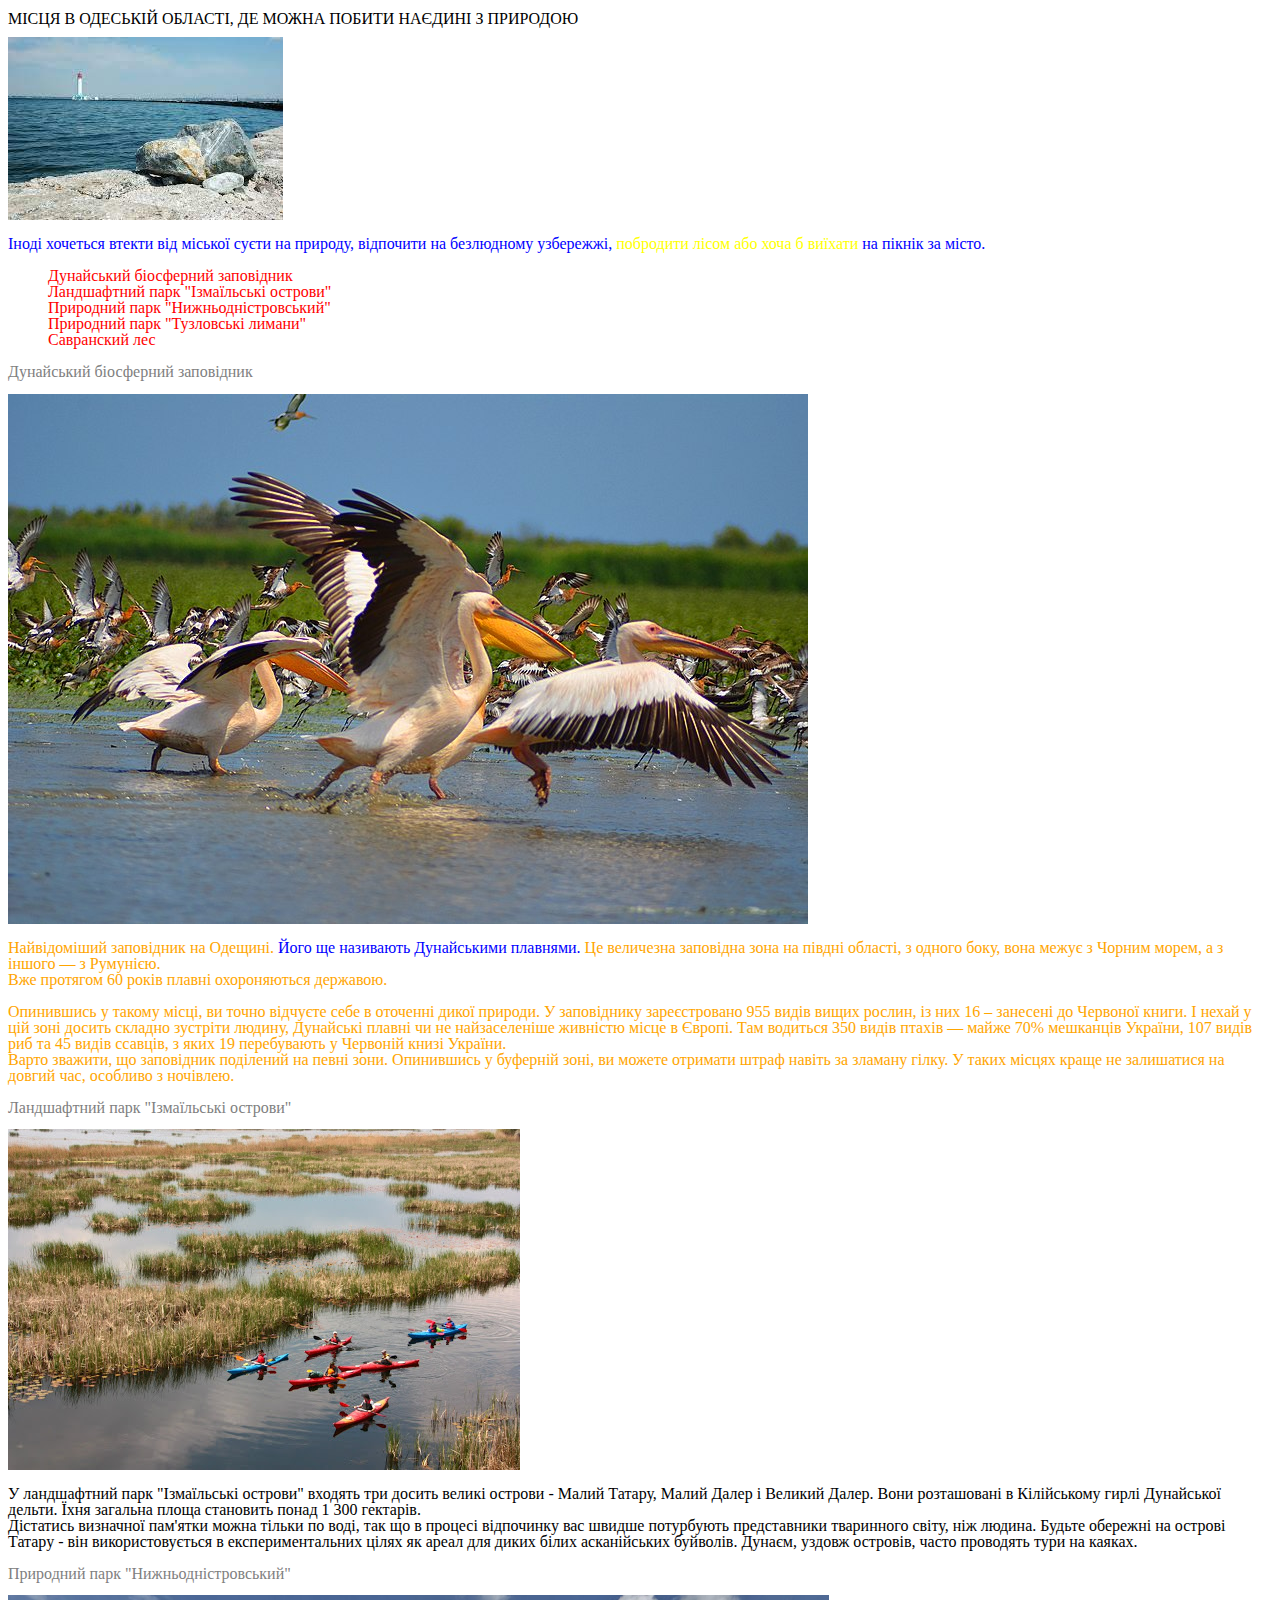
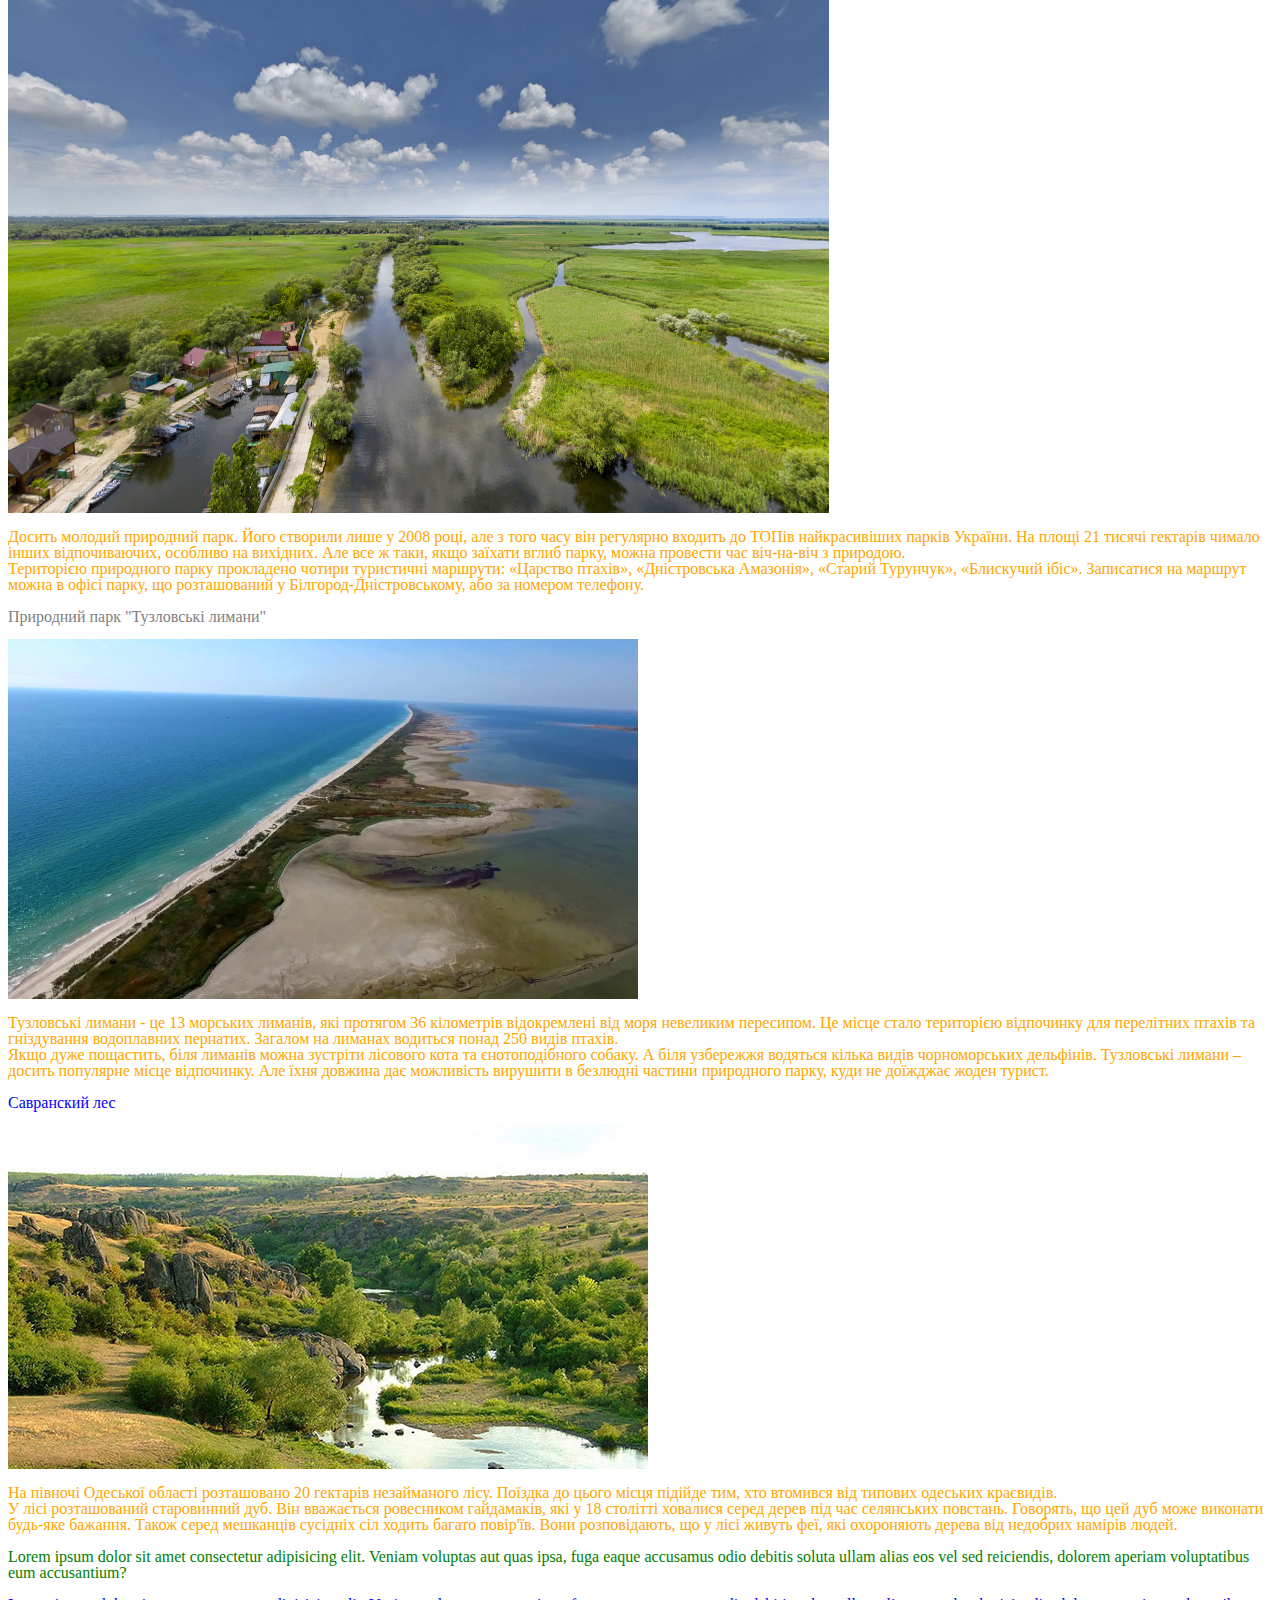
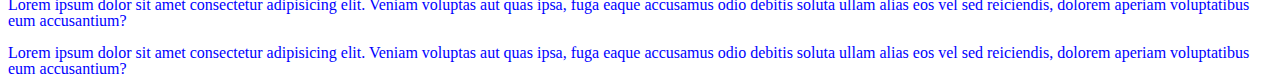
<file: lesson_3/index.html>
<!DOCTYPE html>
<html lang="uk">
	<head>
		<meta charset="UTF-8">
		<meta name="viewport" content="width=device-width, initial-scale=1.0">
		<link rel="stylesheet" href="css/style.css">
		<title>lesson 3</title>
	</head>
	<body>
		<div class="content">
			<header>
				<div class="lesson">
					<h1 class="title">
						МІСЦЯ В ОДЕСЬКІЙ ОБЛАСТІ, ДЕ МОЖНА ПОБИТИ НАЄДИНІ З ПРИРОДОЮ
					</h1>
					<img src="img/1.jfif" alt>
					<p>
						Іноді хочеться втекти від міської суєти на природу, відпочити на
						безлюдному узбережжі, <span id="some-id">побродити лісом або хоча б виїхати</span> на пікнік за
						місто.
					</p>
					<div class="list">
						<ul class="list__item">
							<li class="item">
								<a href="#dbz">Дунайський біосферний заповідник</a>
							</li>
							<li class="item">
								<a href="#lpio">Ландшафтний парк "Ізмаїльські острови"</a>
							</li>
							<li class="item">
								<a href="#ppn">Природний парк "Нижньодністровський"</a>
							</li>
							<li class="item">
								<a href="#pptl">Природний парк "Тузловські лимани"</a>
							</li>
							<li class="item">
								<a href="#sl">Савранский лес</a>
							</li>
						</ul>
					</div>
				</div>
			</header>
			<main>
				<div class="block">
					<h2 id="dbz" class="sub-title">
						<a class="main__link" target="_blank"
							href="https://www.dbr.org.ua/search/label/home_ua">Дунайський біосферний
							заповідник</a>
					</h2>
					<img src="img/2.jpg" alt>
					<p class="block__text text">
						Найвідоміший заповідник на Одещині.<span class="text">
							 Його ще називають Дунайськими
							плавнями.
						</span> Це величезна заповідна зона на півдні області, з одного боку,
						вона межує з Чорним морем, а з іншого — з Румунією. <br><span class="orange-text">
							 Вже протягом 60
							років плавні охороняються державою.
						</span>
					</p>
					<p class="block__text-red">
						Опинившись у такому місці, ви точно відчуєте себе в оточенні дикої
						природи. У заповіднику зареєстровано 955 видів вищих рослин, із них 16 –
						занесені до Червоної книги. I нехай у цій зоні досить складно зустріти
						людину, Дунайські плавні чи не найзаселеніше живністю місце в Європі. Там
						водиться 350 видів птахів — майже 70% мешканців України, 107 видів риб та
						45 видів ссавців, з яких 19 перебувають у Червоній книзі України. <br>
						Варто зважити, що заповідник поділений на певні зони. Опинившись у
						буферній зоні, ви можете отримати штраф навіть за зламану гілку. У таких
						місцях краще не залишатися на довгий час, особливо з ночівлею.
					</p>
					<h2 id="lpio" class="sub-title">
						<a class="main__link" target="_blank" href="contact.html">Ландшафтний парк
							"Ізмаїльські острови"</a>
					</h2>
					<img src="img/3.jpg" alt>
					<p class="sub-title-text text">
						У ландшафтний парк "Ізмаїльські острови" входять три досить великі острови
						- Малий Татару, Малий Далер i Великий Далер. Вони розташовані в
						Кілійському гирлі Дунайської дельти. Їхня загальна площа становить понад 1
						300 гектарів. <br> Дістатись визначної пам'ятки можна тільки по воді, так
						що в процесі відпочинку вас швидше потурбують представники тваринного
						світу, ніж людина. Будьте обережні на острові Татару - він
						використовується в експериментальних цілях як ареал для диких білих
						асканійських буйволів. Дунаєм, уздовж островів, часто проводять тури на
						каяках.
					</p>
					<h2 id="ppn" class="sub-title">
						<a class="main__link" target="_blank" href="https://peopletomorrow.com.ua/">Природний парк
							"Нижньодністровський"</a>
					</h2>
					<img src="img/4.png" alt class="main__picture">
					<p class="text">
						Досить молодий природний парк. Його створили лише у 2008 році, але з того
						часу він регулярно входить до ТОПів найкрасивіших парків України. На площі
						21 тисячі гектарів чимало інших відпочиваючих, особливо на вихідних. Але
						все ж таки, якщо заїхати вглиб парку, можна провести час віч-на-віч з
						природою. <br> Територією природного парку прокладено чотири туристичні
						маршрути: «Царство птахів», «Дністровська Амазонія», «Старий Турунчук»,
						«Блискучий ібіс». Записатися на маршрут можна в офісі парку, що
						розташований у Білгород-Дністровському, або за номером телефону.
					</p>
					<h2 id="pptl" class="sub-title">
						<a class="main__link" href="http://www.tuzlim.org.ua/">Природний парк "Тузловські лимани"</a>
					</h2>
					<img src="img/5.jpg" alt class="main__picture">
					<p>
						Тузловські лимани - це 13 морських лиманів, які протягом 36 кілометрів
						відокремлені від моря невеликим пересипом. Це місце стало територією
						відпочинку для перелітних птахів та гніздування водоплавних пернатих.
						Загалом на лиманах водиться понад 250 видів птахів. <br> Якщо дуже
						пощастить, біля лиманів можна зустріти лісового кота та єнотоподібного
						собаку. А біля узбережжя водяться кілька видів чорноморських дельфінів.
						Тузловські лимани – досить популярне місце відпочинку. Але їхня довжина
						дає можливість вирушити в безлюдні частини природного парку, куди не
						доїжджає жоден турист.
					</p>
					<h2 id="sl" class="sub-title">Савранский лес
					</h2>
					<img src="img/6.jpg" alt class="main__picture">
					<p>
						На півночі Одеської області розташовано 20 гектарів незайманого лісу.
						Поїздка до цього місця підійде тим, хто втомився від типових одеських
						краєвидів. <br> У лісі розташований старовинний дуб. Він вважається
						ровесником гайдамаків, які у 18 столітті ховалися серед дерев під час
						селянських повстань. Говорять, що цей дуб може виконати будь-яке бажання.
						Також серед мешканців сусідніх сіл ходить багато повір'їв. Вони
						розповідають, що у лісі живуть феї, які охороняють дерева від недобрих
						намірів людей.
					</p>
				</div>
			</main>
			<footer>
				<div class="footer__block">
					<p style="color: green;">
						Lorem ipsum dolor sit amet consectetur adipisicing elit. Veniam voluptas
						aut quas ipsa, fuga eaque accusamus odio debitis soluta ullam alias eos
						vel sed reiciendis, dolorem aperiam voluptatibus eum accusantium?
					</p>
					<p>
						Lorem ipsum dolor sit amet consectetur adipisicing elit. Veniam voluptas
						aut quas ipsa, fuga eaque accusamus odio debitis soluta ullam alias eos
						vel sed reiciendis, dolorem aperiam voluptatibus eum accusantium?
					</p>
					<p>
						Lorem ipsum dolor sit amet consectetur adipisicing elit. Veniam voluptas
						aut quas ipsa, fuga eaque accusamus odio debitis soluta ullam alias eos
						vel sed reiciendis, dolorem aperiam voluptatibus eum accusantium?
					</p>
				</div>
			</footer>
		</div>
	</body>
</html>
</file>
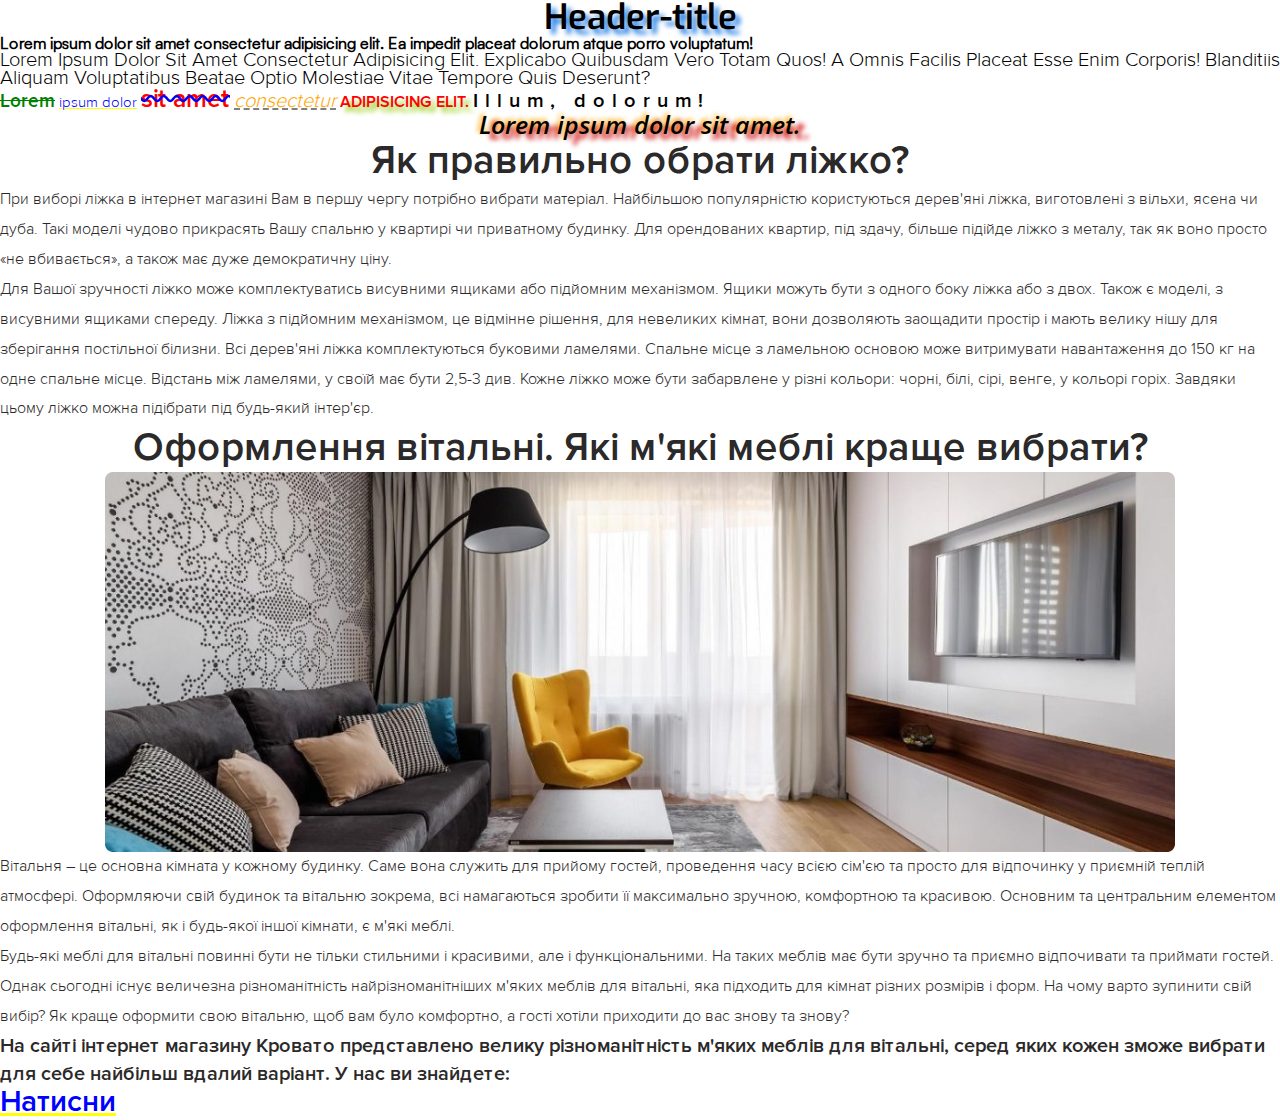
<file: lesson_4/index.html>
<!DOCTYPE html>
<html lang="uk">
	<head>
		<meta charset="UTF-8">
		<meta name="viewport" content="width=, initial-scale=1.0">
		<link rel="stylesheet" href="css/style.css">
		<link rel="stylesheet" href="css/reset.css">
		<title>lesson 4</title>
	</head>
	<body>
		<div class="block"></div>
		<header id="lesson-3" class="header">
			<div class="header__block">
				<h2 class="header-title">Header-title</h2>
				<p class="Satoshi">
					Lorem ipsum dolor sit amet consectetur adipisicing elit. Ea impedit placeat
					dolorum atque porro voluptatum!
				</p>
				<p class="Proxima">
					Lorem ipsum dolor sit amet consectetur adipisicing elit. Explicabo
					quibusdam vero totam quos! A omnis facilis placeat esse enim corporis!
					Blanditiis aliquam voluptatibus beatae optio molestiae vitae tempore quis
					deserunt?
				</p>
				<p class="shrift">
					<span class="line-through">Lorem</span>
					<span class="underline">ipsum dolor</span>
					<span class="wavy">sit amet</span>
					<span class="dashed">consectetur</span>
					<span class="uppercase">adipisicing elit.</span>
					<span class="litter-spacing">Illum, dolorum!</span>
				</p>
				<h2 class="sub-title">Lorem ipsum dolor sit amet.</h2>
			</div>
		</header>
		<main class="page">
			<div class="page__block first">
				<h1 class="page__title">Як правильно обрати ліжко?</h1>
				<p>
					При виборі ліжка в інтернет магазині Вам в першу чергу потрібно вибрати
					матеріал. Найбільшою популярністю користуються дерев'яні ліжка, виготовлені
					з вільхи, ясена чи дуба. Такі моделі чудово прикрасять Вашу спальню у
					квартирі чи приватному будинку. Для орендованих квартир, під здачу, більше
					підійде ліжко з металу, так як воно просто «не вбивається», а також має
					дуже демократичну ціну. <br>
					Для Вашої зручності ліжко може комплектуватись висувними ящиками або
					підйомним механізмом. Ящики можуть бути з одного боку ліжка або з двох.
					Також є моделі, з висувними ящиками спереду. Ліжка з підйомним механізмом,
					це відмінне рішення, для невеликих кімнат, вони дозволяють заощадити
					простір i мають велику нішу для зберігання постільної білизни. Всі
					дерев'яні ліжка комплектуються буковими ламелями. Спальне місце з ламельною
					основою може витримувати навантаження до 150 кг на одне спальне місце.
					Відстань між ламелями, у своїй має бути 2,5-3 див.

					Кожне ліжко може бути забарвлене у різні кольори: чорні, білі, сірі, венге,
					у кольорі горіх. Завдяки цьому ліжко можна підібрати під будь-який
					інтер'єр.
				</p>
			</div>
			<div class="page__block second">
				<h3 class="page__title">Оформлення вітальні. Які м'які меблі краще
					вибрати?</h3>
				<div class="img">
					<img src="img/1.png"
						alt="затишна кімната зі столом, стільцями, диваном та телевізором">
				</div>
				<p>
					Вітальня – це основна кімната у кожному будинку. Саме вона служить для
					прийому гостей, проведення часу всією
					сім'єю та просто для відпочинку у приємній теплій атмосфері. Оформляючи свій будинок та вітальню зокрема, всі намагаються зробити її максимально зручною, комфортною та красивою. Основним та центральним елементом оформлення вітальні, як i будь-якої іншої кімнати, є м'які
					меблі. <br>
					Будь-які меблі для вітальні повинні бути не тільки стильними i красивими,
					але i функціональними. На таких меблів має бути зручно та приємно
					відпочивати та приймати гостей. Однак сьогодні існує величезна
					різноманітність найрізноманітніших м'яких меблів для вітальні, яка
					підходить для кімнат різних розмірів i форм. На чому варто зупинити свій
					вибір? Як краще оформити свою вітальню, щоб вам було комфортно, а гості
					хотіли приходити до вас знову та знову?
				</p>
			</div>
		</main>
		<footer class="footer">
			<div class="footer__title">
				<h4 class="footer__sub-title">На сайті інтернет магазину Кровато
					представлено велику різноманітність м'яких меблів для вітальні, серед яких
					кожен зможе вибрати для себе найбільш вдалий варіант. У нас ви
					знайдете:</h4>
			</div>
			<a class="link" href="past_lessons.html">Натисни</a>
		</footer>
	</body>
</html>
</file>
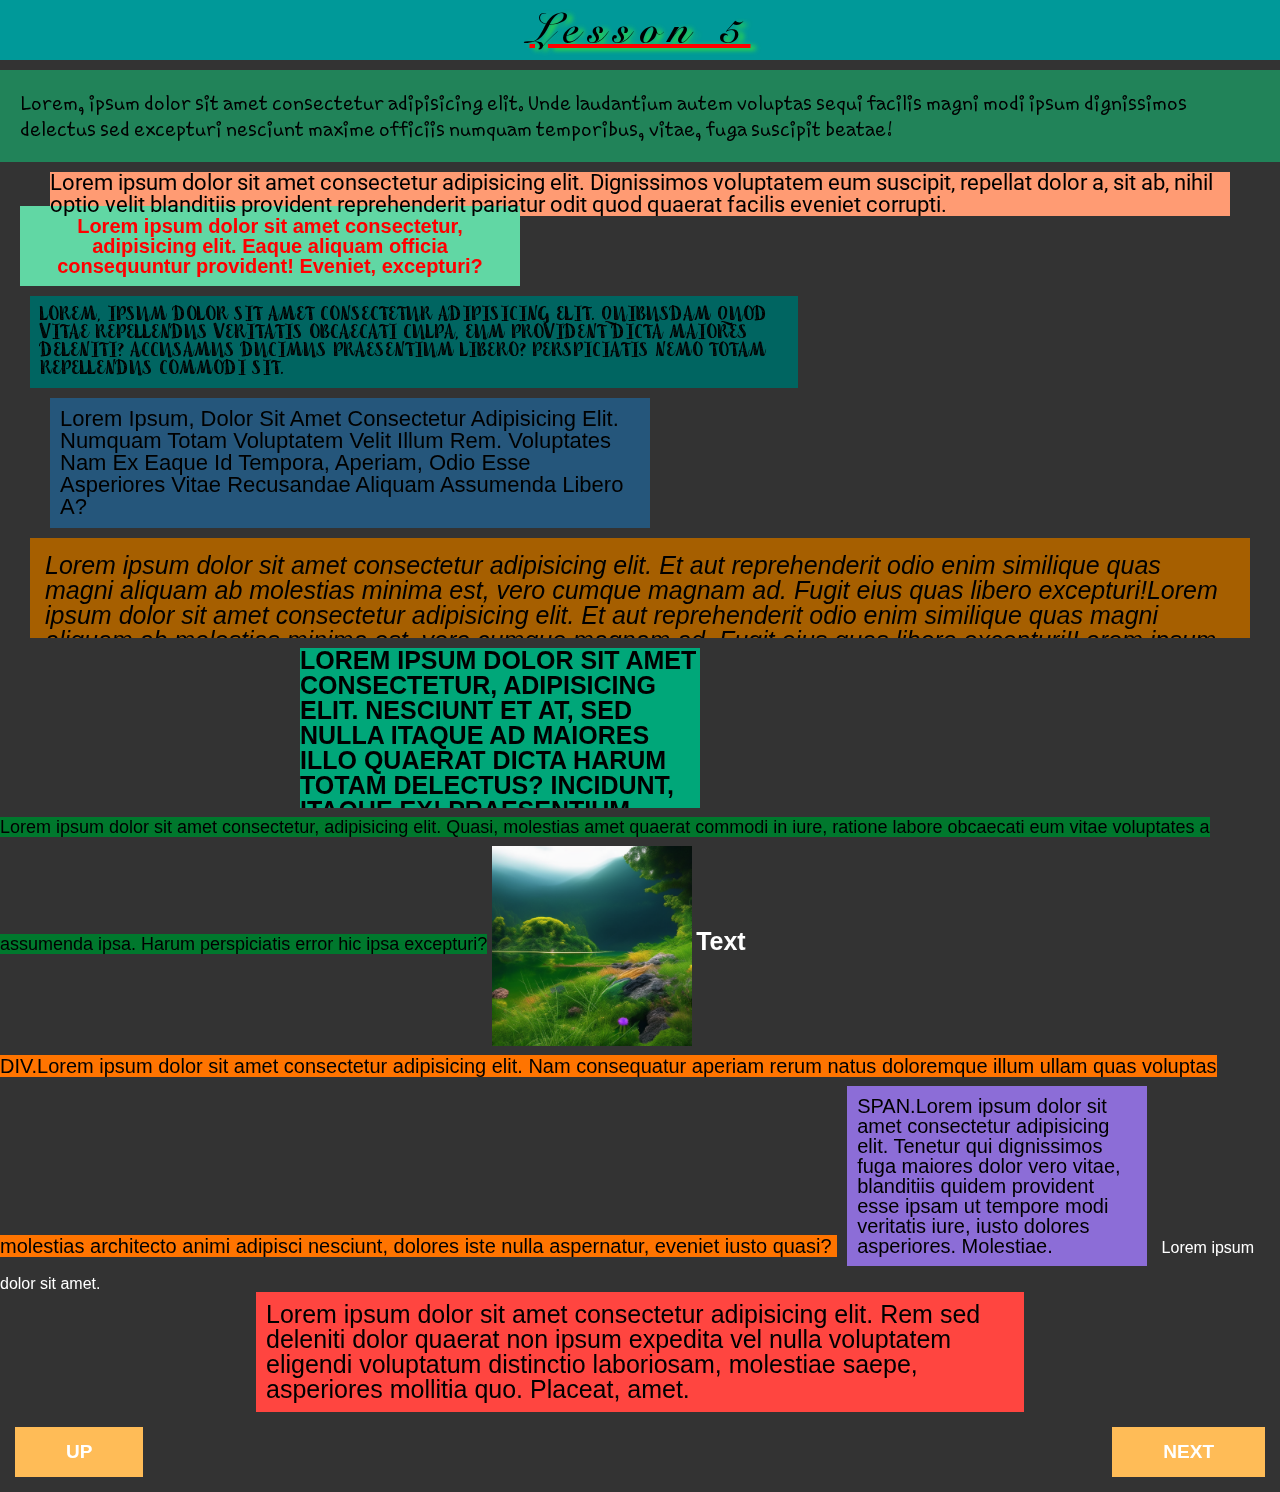
<file: lesson_5/index.html>
<!DOCTYPE html>
<html lang="zxx">
	<head>
		<meta charset="UTF-8">
		<meta name="viewport" content="width=device-width, initial-scale=1.0">
		<link rel="stylesheet" href="css/style.css">
		<title>lesson 5</title>
	</head>
	<body>
		<main class="lesson">
			<div class="lesson-header">
				<h1 id="up" class="lesson-title">lesson 5</h1>
				<div class="padding">
					Lorem, ipsum dolor sit amet consectetur adipisicing elit. Unde laudantium
					autem voluptas sequi facilis magni modi ipsum dignissimos delectus sed
					excepturi nesciunt maxime officiis numquam temporibus, vitae, fuga suscipit
					beatae!
				</div>
				<div class="margin">
					Lorem ipsum dolor sit amet consectetur adipisicing elit. Dignissimos
					voluptatem eum suscipit, repellat dolor a, sit ab, nihil optio velit
					blanditiis provident reprehenderit pariatur odit quod quaerat facilis
					eveniet corrupti.
				</div>
				<div class="margin-minus">
					Lorem ipsum dolor sit amet consectetur, adipisicing elit. Eaque aliquam
					officia consequuntur provident! Eveniet, excepturi?
				</div>
				<div class="width">
					Lorem, ipsum dolor sit amet consectetur adipisicing elit. Quibusdam quod
					vitae repellendus veritatis obcaecati culpa, eum provident dicta maiores
					deleniti? Accusamus ducimus praesentium libero? Perspiciatis nemo totam
					repellendus commodi sit.
				</div>
				<div class="height">
					Lorem ipsum, dolor sit amet consectetur adipisicing elit. Numquam totam
					voluptatem velit illum rem. Voluptates nam ex eaque id tempora, aperiam,
					odio esse asperiores vitae recusandae aliquam assumenda libero a?
				</div>
				<div class="overflow">
					Lorem ipsum dolor sit amet consectetur adipisicing elit. Et aut
					reprehenderit odio enim similique quas magni aliquam ab molestias minima
					est, vero cumque magnam ad. Fugit eius quas libero excepturi!Lorem ipsum
					dolor sit amet consectetur adipisicing elit. Et aut reprehenderit odio enim
					similique quas magni aliquam ab molestias minima est, vero cumque magnam
					ad. Fugit eius quas libero excepturi!Lorem ipsum dolor sit amet consectetur
					adipisicing elit. Et aut reprehenderit odio enim similique quas magni
					aliquam ab molestias minima est, vero cumque magnam ad. Fugit eius quas
					libero excepturi!Lorem ipsum dolor sit amet consectetur adipisicing elit.
					Et aut reprehenderit odio enim similique quas magni aliquam ab molestias
					minima est, vero cumque magnam ad. Fugit eius quas libero excepturi!
				</div>
				<div class="overflow-hidden">
					Lorem ipsum dolor sit amet consectetur, adipisicing elit. Nesciunt et at,
					sed nulla itaque ad maiores illo quaerat dicta harum totam delectus?
					Incidunt, itaque ex! Praesentium nihil dolore quis dicta.harum totam
					delectus? Incidunt, itaque ex! Praesentium nihil dolore quis dicta.
				</div>
				<span class="align">Lorem ipsum dolor sit amet consectetur, adipisicing
					elit. Quasi, molestias amet quaerat commodi in iure, ratione labore
					obcaecati eum vitae voluptates a assumenda ipsa. Harum perspiciatis error
					hic ipsa excepturi?</span>
				<img src="img/2.png" class="img-block" alt="зелений ліс">
				<span style="color: white; font-weight: 700; font-size: 25px;">
					Text
				</span>
				<div class="display-inline">
					<br>DIV.Lorem ipsum dolor sit amet consectetur adipisicing elit. Nam
					consequatur aperiam rerum natus doloremque illum ullam quas voluptas
					molestias architecto animi adipisci nesciunt, dolores iste nulla
					aspernatur, eveniet iusto quasi?
				</div>
				<span class="display-block">
					SPAN.Lorem ipsum dolor sit amet consectetur adipisicing elit. Tenetur qui
					dignissimos fuga maiores dolor vero vitae, blanditiis quidem provident esse
					ipsam ut tempore modi veritatis iure, iusto dolores asperiores. Molestiae.
				</span>
				<span style="color: white;">
					Lorem ipsum dolor sit amet.
				</span>
				<span class="margin-0-auto">
					Lorem ipsum dolor sit amet consectetur adipisicing elit. Rem sed deleniti
					dolor quaerat non ipsum expedita vel nulla voluptatem eligendi voluptatum
					distinctio laboriosam, molestiae saepe, asperiores mollitia quo. Placeat,
					amet.
				</span>
				<div class="container">
					<div class="art">
						<div class="up">
							<a href="#up">UP</a>
						</div>
						<div class="next">
							<a target="_blank" href="DZ.html">NEXT</a>
						</div>
					</div>
				</div>

			</div>
		</main>
	</body>
</html>
</file>
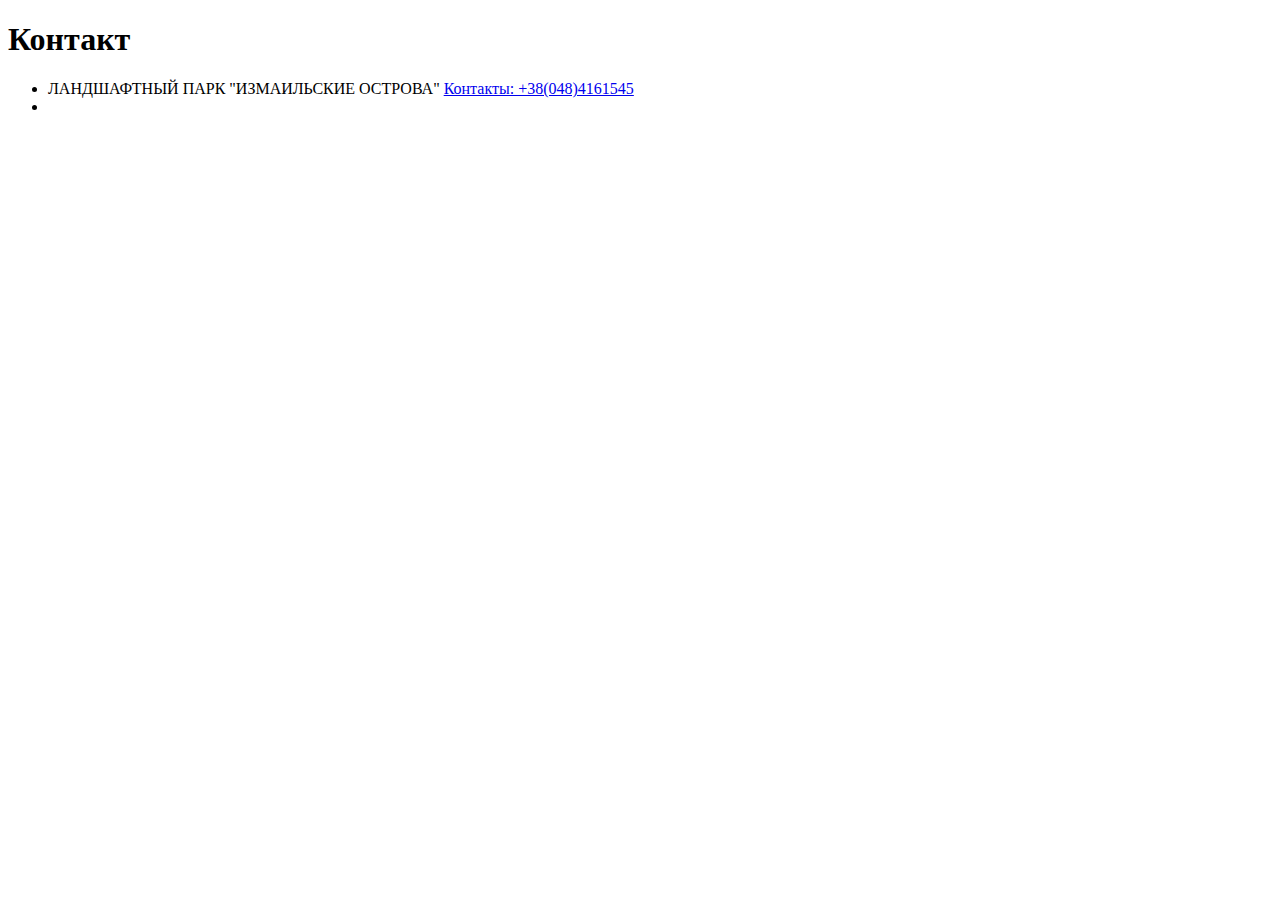
<file: lesson_3/contact.html>
<!DOCTYPE html>
<html lang="uk">
<head>
	<meta charset="UTF-8">
	<meta name="viewport" content="width=device-width, initial-scale=1.0">
	<title>Document</title>
</head>
<body>
	<div class="contact">
		<h1>Контакт</h1>
		<ul>
			<li>ЛАНДШАФТНЫЙ ПАРК "ИЗМАИЛЬСКИЕ ОСТРОВА"
				<a href="+38(048)4161545">Контакты: +38(048)4161545</a>
			</li>
			<li></li>
		</ul>

	</div>
</body>
</html>
</file>
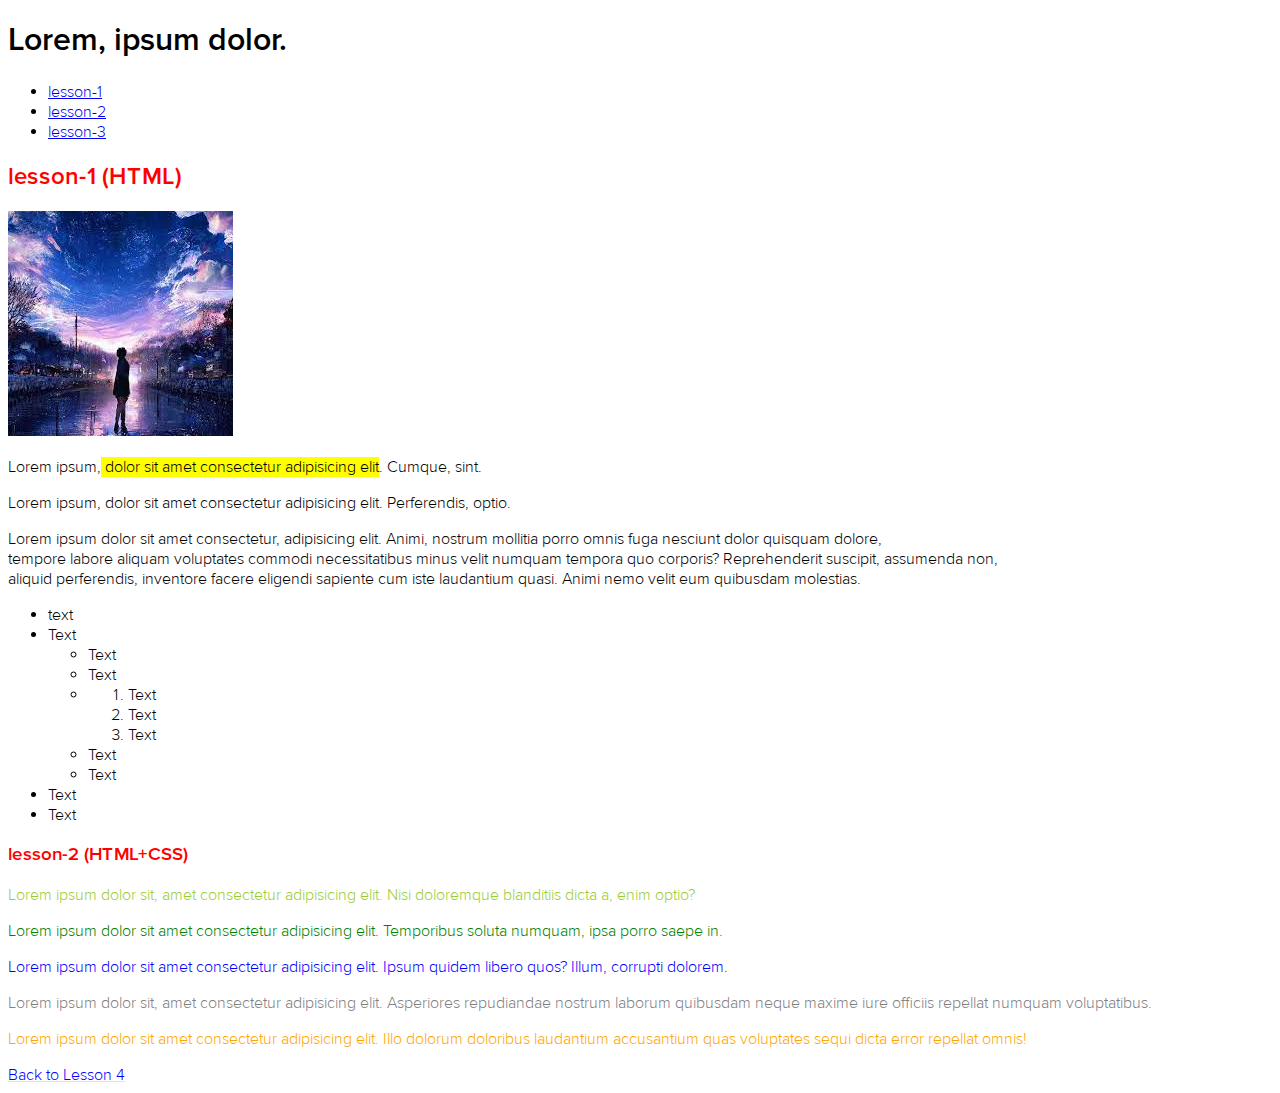
<file: lesson_4/past_lessons.html>
<!DOCTYPE html>
<html lang="en">
	<head>
		<meta charset="UTF-8">
		<meta name="viewport" content="width=device-width, initial-scale=1.0">
		<link rel="stylesheet" href="css/style.css">
		<title>past_lessons</title>
	</head>
	<body>
		<header class="navigation">
			<div class="navigation__contener">
				<h1 class="navigation__title">Lorem, ipsum dolor.</h1>
				<ul class="navigation__list item">
					<li class="item">
						<a href="#lesson-1" class="item-link">lesson-1</a>
					</li>
					<li class="item">
						<a href="#lesson-2" class="item-link">lesson-2</a>
					</li>
					<li class="item">
						<a target="_blank" href="index.html" class="item-link">lesson-3</a>
					</li>
				</ul>
			</div>
		</header>
		<main class="content">
			<div class="content__contener1">
				<h2 id="lesson-1" class="content__sub-title">lesson-1 (HTML)</h2>
				<a target="_blank" href="index.html"><img src="img/2.jfif"
						alt="picture with complex description"></a>
				<div class="content__text">
					<p>
						Lorem ipsum,<mark> dolor sit amet consectetur adipisicing elit</mark>.
						Cumque, sint.
					</p>
					<p>
						Lorem ipsum,<span> dolor sit amet consectetur adipisicing elit</span>.
						Perferendis,
						optio.
					</p>
					<p>
						Lorem ipsum dolor sit amet consectetur, adipisicing elit. Animi, nostrum
						mollitia porro omnis fuga nesciunt dolor quisquam dolore, <br> tempore
						labore aliquam voluptates commodi necessitatibus minus velit numquam
						tempora quo corporis? Reprehenderit suscipit, assumenda non, <br> aliquid
						perferendis, inventore facere eligendi sapiente cum iste laudantium quasi.
						Animi nemo velit eum quibusdam molestias.
					</p>
				</div>
				<div class="content__list">
					<ul class="list-item">
						<li>text</li>
						<li class="item">Text
							<ul>
								<li>Text</li>
								<li>Text</li>
								<li>
									<ol>
										<li>Text</li>
										<li>Text</li>
										<li>Text</li>
									</ol>
								</li>
								<li>Text</li>
								<li>Text</li>
							</ul>
						</li>
						<li>Text</li>
						<li>Text</li>
					</ul>
				</div>
				<h3 id="lesson-2" class="content__sub-title">lesson-2 (HTML+CSS)</h3>
				<div class="content__text text">
					<p class="text">
						Lorem ipsum dolor sit, amet consectetur adipisicing elit. Nisi doloremque
						blanditiis dicta a, enim optio?
					</p>
					<p style="color: green;">
						Lorem ipsum dolor sit amet consectetur adipisicing elit. Temporibus soluta
						numquam, ipsa porro saepe in.
					</p>
					<p id="color-blue">
						Lorem ipsum dolor sit amet consectetur adipisicing elit. Ipsum quidem
						libero quos? Illum, corrupti dolorem.
					</p>
					<p>
						Lorem ipsum dolor sit, <span class="text">amet consectetur adipisicing
							elit</span>. Asperiores repudiandae nostrum laborum quibusdam neque
						maxime iure officiis repellat numquam voluptatibus.
					</p>
					<p class="text__orange">
						Lorem ipsum dolor sit amet consectetur adipisicing elit. Illo dolorum
						doloribus laudantium accusantium quas voluptates sequi dicta error
						repellat omnis!
					</p>
				</div>
			</div>
		</main>
		<footer class="bottom">
			<a href="index.html">Back to Lesson 4</a>
		</footer>
	</body>
</html>
</file>
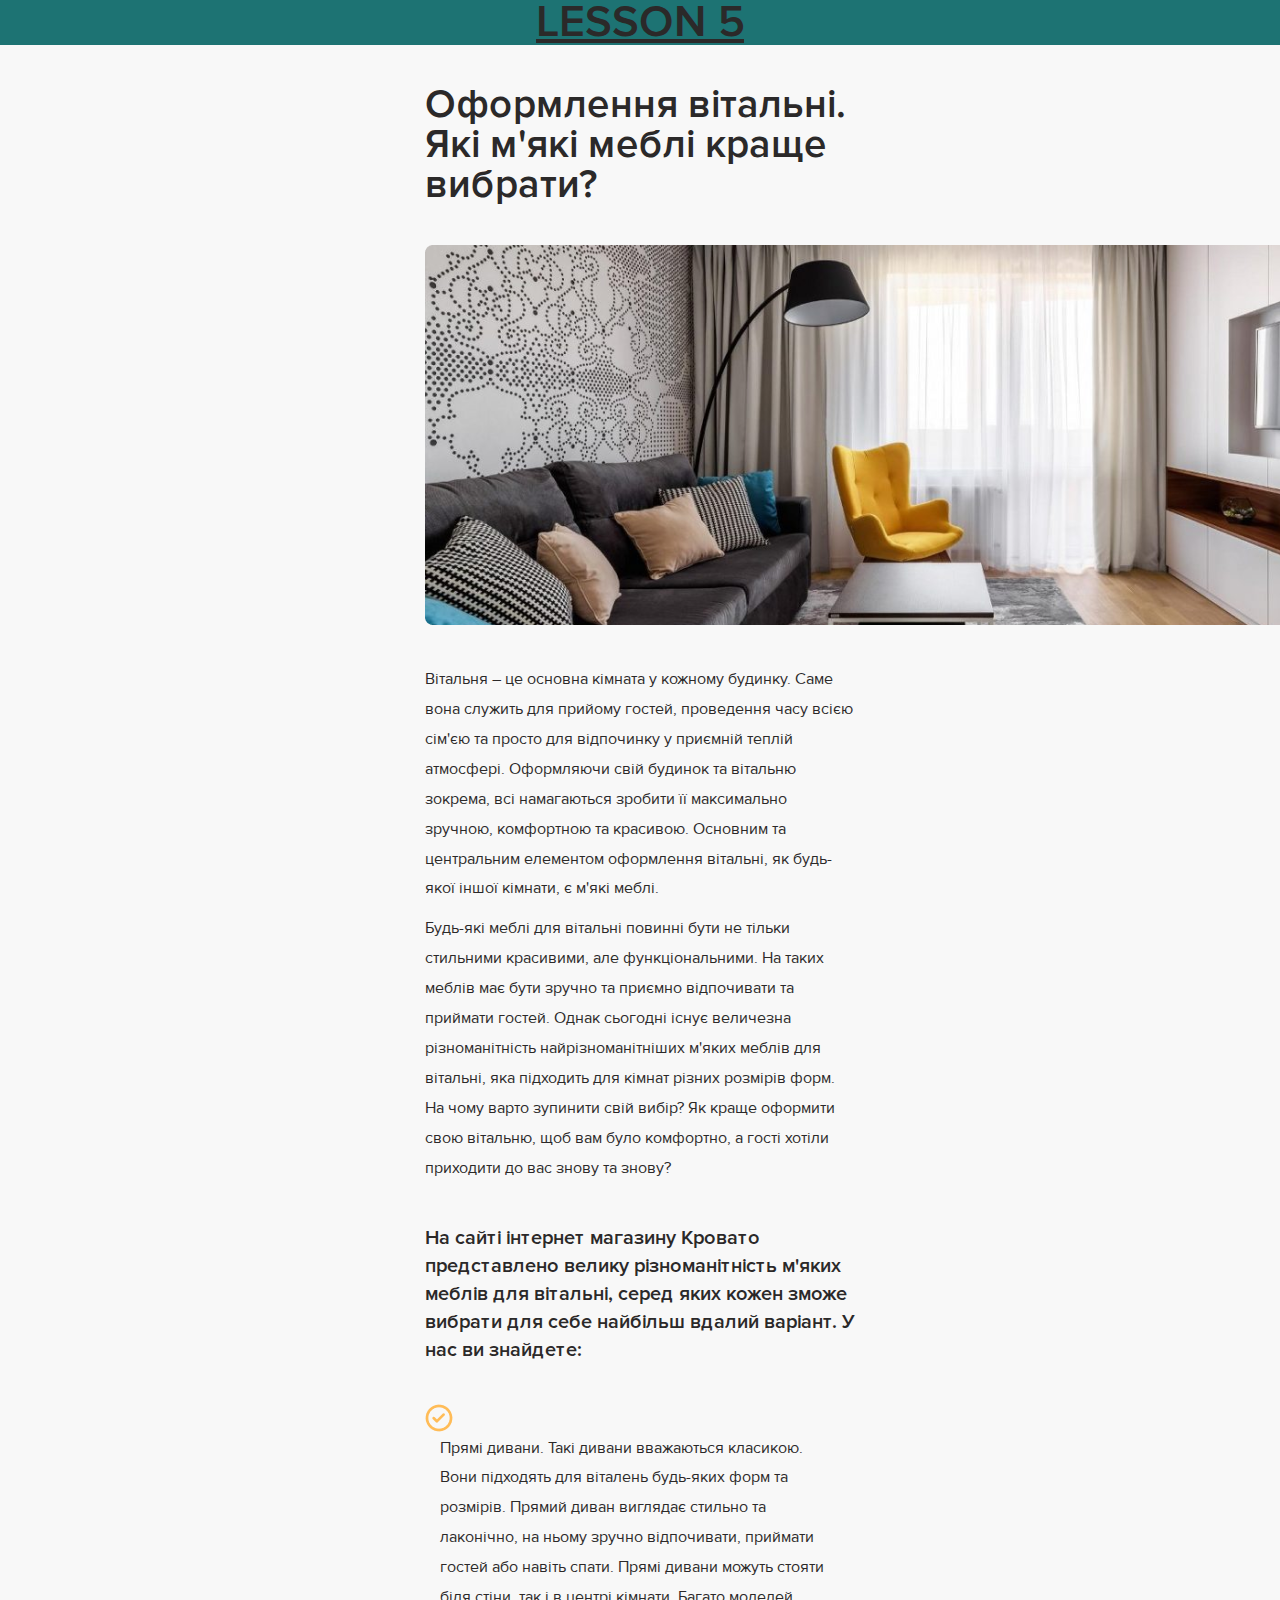
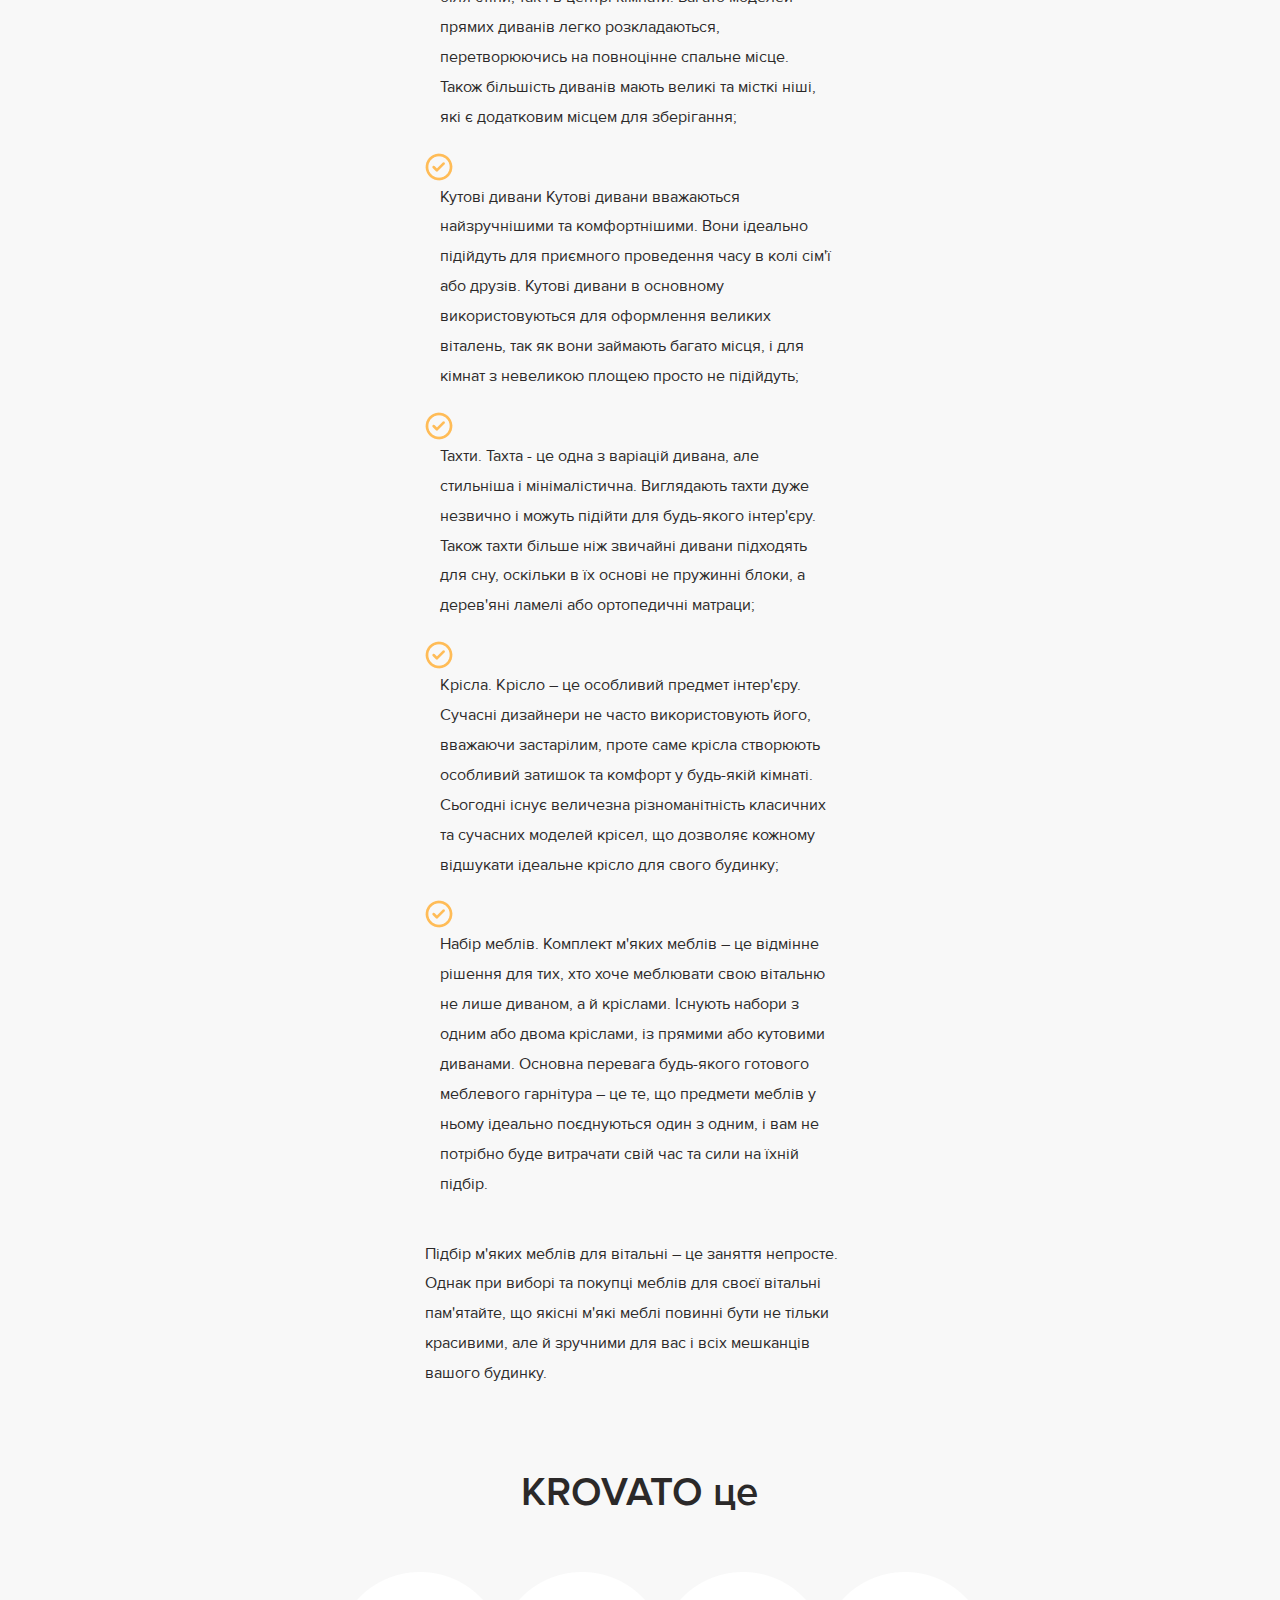
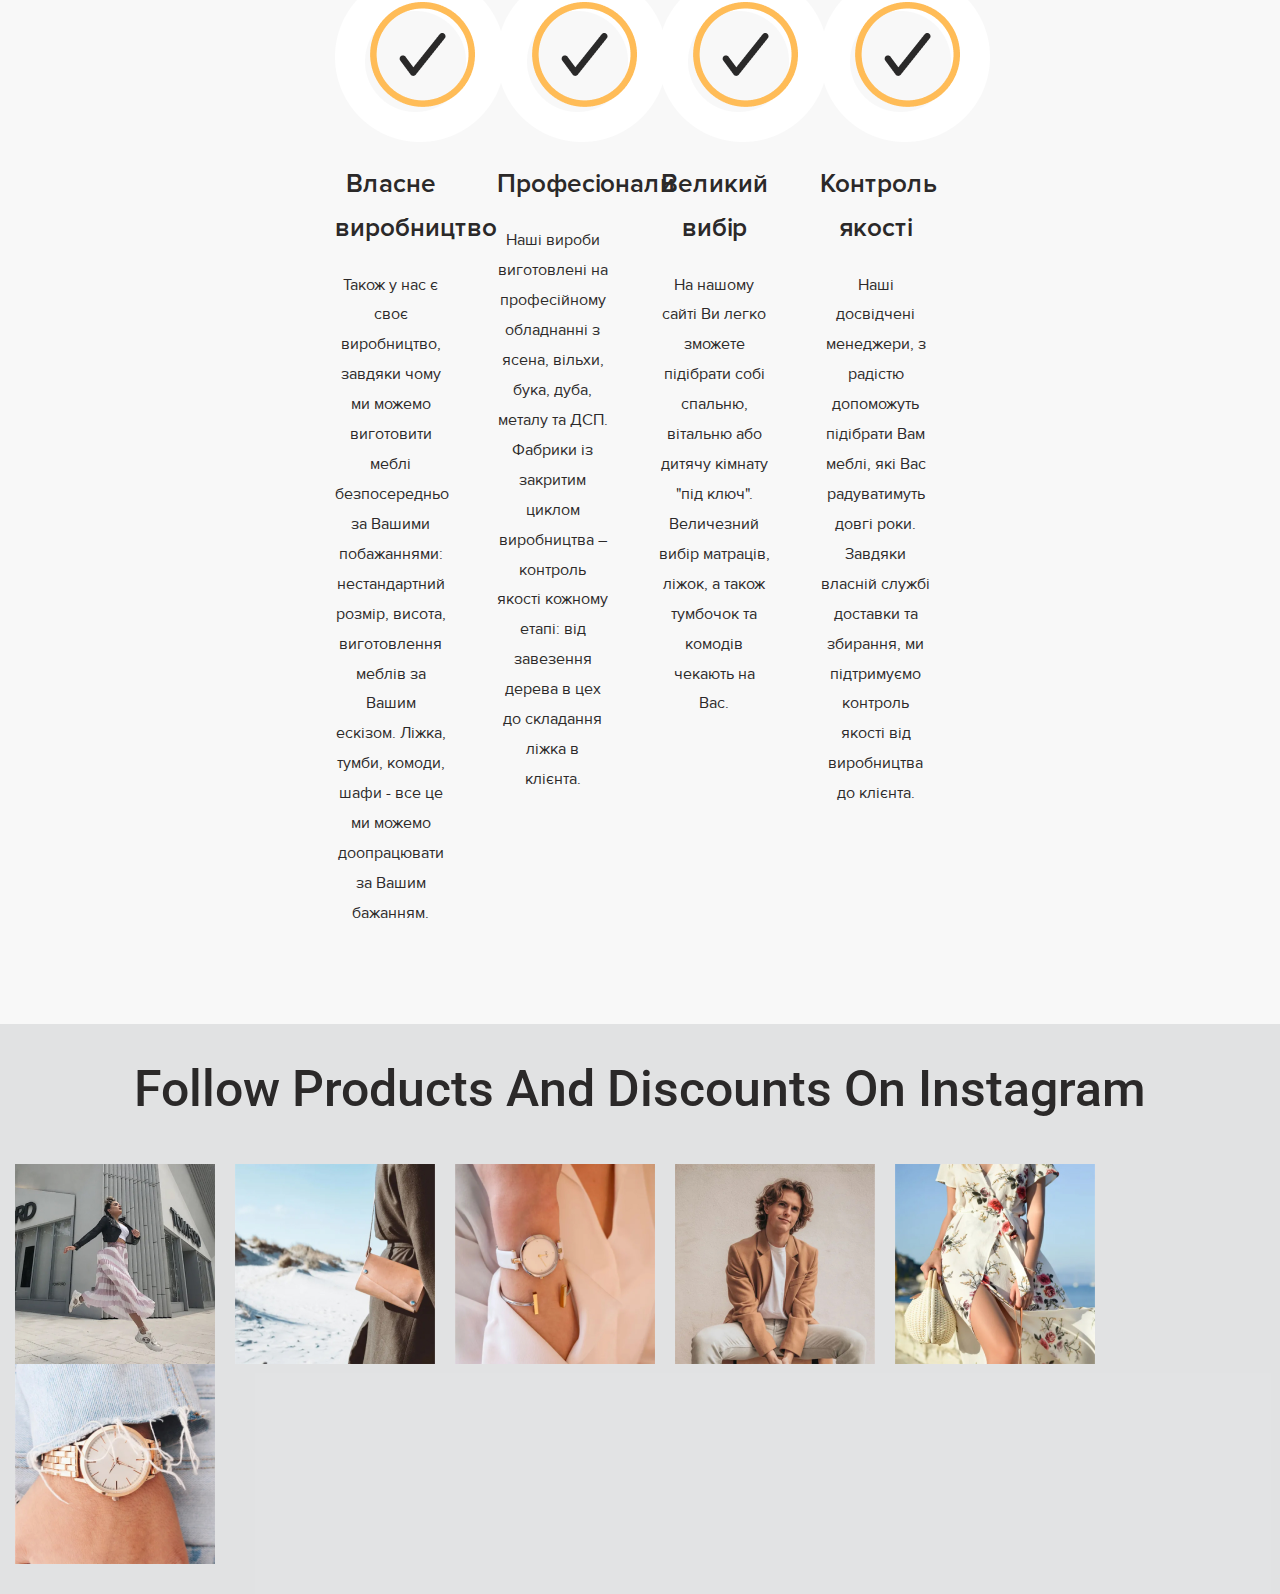
<file: lesson_5/DZ.html>
<!DOCTYPE html>
<html lang="uk">
	<head>
		<meta charset="UTF-8">
		<meta name="viewport" content="width=device-width, initial-scale=1.0">
		<link rel="stylesheet" href="css/style.css">
		<title>DZ lesson 5</title>
	</head>
	<body class="body-dz">
		<header class="header-dz">
			<h2 class="lesson__dz">lesson 5</h2>
		</header>
		<main class="main__dz">
			<div class="krovato1">
				<div class="krovato1__content">
					<h3 class="krovato1__title">Оформлення вітальні. Які м'які меблі краще
						вибрати?</h3>
					<div class="krovato1__img">
						<img src="img/1.png" alt="затишна кімната з диваном i телевізором">
					</div>
					<div class="krovato__text">
						<p>
							Вітальня – це основна кімната у кожному будинку. Саме вона служить для
							прийому гостей, проведення часу всією
							сім'єю та просто для відпочинку у приємній теплій атмосфері. Оформляючи свій будинок та вітальню зокрема, всі намагаються зробити її максимально зручною, комфортною та красивою. Основним та центральним елементом оформлення вітальні, як  будь-якої іншої кімнати, є м'які
							меблі.
						</p>
						<p>
							Будь-які меблі для вітальні повинні бути не тільки стильними красивими,
							але функціональними. На таких меблів має бути зручно та приємно
							відпочивати та приймати гостей. Однак сьогодні існує величезна
							різноманітність найрізноманітніших м'яких меблів для вітальні, яка
							підходить для кімнат різних розмірів форм. На чому варто зупинити свій
							вибір? Як краще оформити свою вітальню, щоб вам було комфортно, а гості
							хотіли приходити до вас знову та знову?</p>
					</div>
					<h4 class="krovato1__sub-title">
						На сайті інтернет магазину Кровато представлено велику різноманітність
						м'яких меблів для вітальні, серед яких кожен зможе вибрати для себе
						найбільш вдалий варіант. У нас ви знайдете:
					</h4>
				</div>
				<div class="krovato1__page">
					<ul>
						<li>
							<img src="img/4.png" alt="зелене коло з галочкою">
							<div>
								Прямі дивани. Такі дивани вважаються класикою. Вони підходять для
								віталень
								будь-яких форм та розмірів. Прямий диван виглядає стильно та лаконічно,
								на
								ньому зручно відпочивати, приймати гостей або навіть спати. Прямі дивани
								можуть стояти біля стіни, так i в центрі кімнати. Багато моделей прямих
								диванів легко розкладаються, перетворюючись на повноцінне спальне місце.
								Також більшість диванів мають великі та місткі ніші, які є додатковим
								місцем для зберігання;
							</div>
						</li>
						<li>
							<img src="img/4.png" alt="зелене коло з галочкою">
							<div>
								Кутові дивани Кутові дивани вважаються найзручнішими та комфортнішими.
								Вони ідеально підійдуть для приємного проведення часу в колі сім'ї або
								друзів. Кутові дивани в основному використовуються для оформлення
								великих
								віталень, так як вони займають багато місця, i для кімнат з невеликою
								площею просто не підійдуть;
							</div>
						</li>
						<li>
							<img src="img/4.png" alt="зелене коло з галочкою">
							<div>
								Тахти. Тахта - це одна з варіацій дивана, але стильніша i
								мінімалістична.
								Виглядають тахти дуже незвично i можуть підійти для будь-якого
								інтер'єру. Також тахти більше ніж звичайні дивани підходять для сну, оскільки в їх основі не пружинні блоки, а дерев'яні
								ламелі або ортопедичні матраци;
							</div>
						</li>
						<li>
							<img src="img/4.png" alt="зелене коло з галочкою">
							<div>
								Крісла. Крісло – це особливий предмет інтер'єру. Сучасні дизайнери не
								часто використовують його, вважаючи застарілим, проте саме крісла
								створюють особливий затишок та комфорт у будь-якій кімнаті. Сьогодні
								існує
								величезна різноманітність класичних та сучасних моделей крісел, що
								дозволяє кожному відшукати ідеальне крісло для свого будинку;
							</div>
						</li>
						<li>
							<img src="img/4.png" alt="зелене коло з галочкою">
							<div>
								Набір меблів. Комплект м'яких меблів – це відмінне рішення для тих, хто
								хоче меблювати свою вітальню не лише диваном, а й кріслами. Існують
								набори
								з одним або двома кріслами, із прямими або кутовими диванами. Основна
								перевага будь-якого готового меблевого гарнітура – це те, що предмети
								меблів у ньому ідеально поєднуються один з одним, i вам не потрібно буде
								витрачати свій час та сили на їхній підбір.
							</div>
						</li>
					</ul>
				</div>
				<div class="krovato1__footer">
					<p>
						Підбір
						м'яких меблів для вітальні – це заняття непросте. Однак при виборі та покупці меблів для своєї вітальні пам'ятайте,
						що якісні м'які меблі повинні бути не тільки красивими, але й зручними
						для вас i всіх мешканців вашого будинку.
					</p>
				</div>
			</div>
			<div class="krovato2">
				<div class="krovato2__page">
					<h2 class="krovato2__title">KROVATO це</h2>
					<div class="items">
						<div class="item">
							<div class="content">
								<img src="img/5.png" alt="зелене коло з галочкою">
								<div>Власне виробництво</div>
								<p>
									Також у нас є своє виробництво, завдяки чому ми можемо виготовити меблі
									безпосередньо за Вашими побажаннями: нестандартний розмір, висота,
									виготовлення меблів за Вашим ескізом. Ліжка, тумби, комоди, шафи - все
									це ми можемо доопрацювати за Вашим бажанням.
								</p>
							</div>
						</div>
						<div class="item">
							<div class="content">
								<img src="img/5.png" alt="зелене коло з галочкою">
								<div>Професіонали</div>
								<p>
									Наші вироби виготовлені на професійному обладнанні з ясена, вільхи,
									бука, дуба, металу та ДСП. Фабрики із закритим циклом виробництва –
									контроль якості кожному етапі: від завезення дерева в цех до складання
									ліжка в клієнта.
								</p>
							</div>
						</div>
						<div class="item">
							<div class="content">
								<img src="img/5.png" alt="зелене коло з галочкою">
								<div>Великий вибір</div>
								<p>
									На нашому сайті Ви легко зможете підібрати собі спальню, вітальню або
									дитячу кімнату "під ключ". Величезний вибір матраців, ліжок, а також
									тумбочок та комодів чекають на Вас.
								</p>
							</div>
						</div>
						<div class="item">
							<div class="content">
								<img src="img/5.png" alt="зелене коло з галочкою">
								<div>Контроль якості</div>
								<p>
									Наші досвідчені менеджери, з радістю допоможуть підібрати Вам меблі,
									які Вас радуватимуть довгі роки.
									Завдяки власній службі доставки та збирання, ми підтримуємо контроль
									якості від виробництва до клієнта.
								</p>
							</div>
						</div>
					</div>
				</div>
			</div>
		</main>
		<footer>
			<div class="zara">
				<div class="zara__content">
					<div class="zara__title">
						<h6>Follow products and discounts on Instagram</h6>
					</div>
					<div class="zara__items">
						<div class="zara__item">
							<img src="img/10.png" alt="жінка в стрибку">
						</div>
						<div class="zara__item">
							<img src="img/11.png" alt="жінка на пляжі з сумкою">
						</div>
						<div class="zara__item">
							<img src="img/12.png" alt="жіноча рука з годинником">
						</div>
						<div class="zara__item">
							<img src="img/13.png" alt="сидить гарний чоловік">
						</div>
						<div class="zara__item">
							<img src="img/14.png" alt="сукня на жінці">
						</div>
						<div class="zara__item">
							<img src="img/15.png" alt="чоловіча рука з годинником">
						</div>
					</div>
				</div>
			</div>
		</footer>
	</body>
</html>
</file>
<file: lesson_4/css/style.css>
@import url(fonts.css);

@import url("https://fonts.googleapis.com/css?family=Open+Sans:300,regular,600&display=swap");

@import url("https://fonts.googleapis.com/css?family=Exo:300,regular,600&display=swap");
/* ========================= ШРИФТИ =============================== */



body{
	font-family: 'Proxima Nova Lt', sans-serif;
}
.header-title{
	font-size: 35px;
	font-family: 'Exo', serif;
	font-weight: 600;
	text-align: center;
	text-shadow: 5px 5px 5px rgba(32,124,229,1);
}
.Satoshi{
	font-family: 'Satoshi-Regular',sans-serif;
	font-weight: 700;
}
.Proxima{
	text-transform: capitalize;
	font-size: 20px;
	line-height: 90%; /* 18/20 */
}
.line-through{
	color: green;
	text-decoration: line-through;
	font-weight: 600;
	font-size: 19px;
}
.underline{
	color: blue;
	text-decoration: underline;
	font-size: 15px;
	text-decoration-color: yellow;
}
.wavy{
color: red;
text-decoration: line-through blue wavy;
font-weight: 600;
font-size: 25px;
}
.dashed{
	font-size: 20px;
	color: orange;
	text-decoration: underline dashed gray;
	font-style: italic;
}
.uppercase{
	text-transform: uppercase;
color: red;
font-weight: 700;
text-shadow: 5px 5px 5px rgba(143,200,0,1);
}
.litter-spacing{
	font-weight: 600;
	font-size: 20px;
	letter-spacing: 7px;
}

.sub-title{
	font-family: 'Open Sans', sans-serif;
	font-style: italic;
	font-size: 25px;
	font-weight: 600;
	text-align: center;
	text-shadow: 10px 5px 5px rgba(204,0,0,1), -2px -2px 5px orange; 
}
/* ========================= DZ 1=============================== */
.page{
	color: #2b2929;
}
.page__title{
	text-align: center;
	font-size: 40px;
	font-weight: 600;
	line-height: 120%; /* 48/40 */
}
.page p {
	font-weight: 400;
	font-size: 16px;
	line-height: 187.5%; /* 30/16 */
}
.img{
	text-align: center;
}
.footer{
	font-family: 'Proxima Nova Lt', sans-serif;
	color: #2b2929;
	font-size: 20px;
	font-weight: 600;
	line-height: 140%; /* 28/20 */
}
.link{
	font-size: 30px;
	color: blue;
	text-decoration: underline;
	text-decoration-color: yellow;
}
/* ========================= DZ 2=============================== */
.content__text .text__orange{
	color: orange;
}
.content__sub-title{
	color: red;
}
#color-blue {
	color: blue;
}
.text {
	color: grey;
}
p.text{
	color: yellowgreen;
}
.bottom a {
	color: blue;
	text-decoration: underline;
	text-decoration-color: yellow;
}
/* ========================= past_lessons =============================== */
</file>
<file: lesson_3/css/style.css>
@import url(reset.css);
*{
	color: grey;
}
p{
	color: blue;
}
h1{
	color: orange;
}
a{
	color: red;
}
.title{
	color: black;
}
.text{
	color: pink;
}
#some-id{
	color: yellow;
}
[class*="li"]{
	color: orange;
}
p.block__text-red{
	color: red;
}
.sub-title-text.text{
	color: black;
}
.block p{
	color: black;
}
.block a{
	color: gray;
}
.block .orange-text{
	color: orange;
}
.block *{
	color: blue;
}
.block > p {
	color: orange;
}
.block ~ p {
	color: red;
}
.block + p {
color: black;
}
</file>
<file: lesson_5/css/style.css>
@import url("https://fonts.googleapis.com/css?family=Roboto:500&display=swap");

@import url(reset.css);
@import url(fonts.css);

/* ======================================================== */
body{
	background-color: #333;
	color: black;
	font-family: 'Promax Nova', sans-serif;
}
.lesson-title{
	letter-spacing: 10px;
	font-size: 40px;
	text-decoration: underline;
	text-align: center;
	background-color: #009999;
	font-family: 'Snell Roundhand', sans-serif;
text-decoration-color: #FF0000;
text-transform: capitalize;
text-shadow: 5px 2px 5px #39E639;
padding: 10px 0px;
margin: 0px 0px 10px 0px;
}
.padding{
	background-color: #218359;
	font-size: 20px;
	padding: 20px;
	font-family: 'Choco cooky', sans-serif;
	line-height: 1.3;
}
.margin{
	background-color: #FF9B73;
	font-size: 22px;
	font-family: "Roboto", sans-serif;
	margin: 10px 50px;
	
}
.margin-minus{
	background-color: #61D7A4;
	color: red;
	font-size: 20px;
	font-weight: 800;
	padding: 10px;
	text-align: center;
	margin: -20px 20px 10px;
	width: 500px;
}
.width{
background-color: #006561;
font-size: 18px;
font-family:'Nefelibata Brush Canvas',sans-serif;
text-transform: uppercase;
max-width: 60%;
padding: 10px;
margin: 0px 30px 10px;
}
.height{
	background-color: #25567B	;
	font-size: 22px;
	font-family: Arial, sans-serif;
	text-transform: capitalize;
	min-width: 200px;
	padding: 10px;
	width: 600px;
	margin: 0px 0px 10px 50px;
}
.overflow{
	background-color: #A65F00;
	font-size: 25px;
	font-style: italic;
	padding: 15px;
	margin: 0px 30px 10px;
	max-height: 100px;
	overflow: auto;
}
.overflow-hidden{
	background-color: #00A779;
	font-size: 25px;
	text-transform: uppercase;
	font-weight: 700;
	margin-left: 300px;
	margin-bottom: 10px;
	overflow: hidden;
	width: 400px;
	height: 160px;
}
.align{
	background-color: #00782D;
	font-size: 18px;
}
.img-block{
	width: 200px;
	vertical-align: middle;
	margin: 10px 0px;
}
.display-inline{
	font-size: 20px;
	background-color: #FF7400;
	display: inline;
}
.display-block{
	font-size: 20px;
	margin: 10px;
	padding: 10px;
	width: 300px;
	background-color: #8C6DD7;
	display: inline-block;
}
.margin-0-auto{
	font-size: 25px;
	display: block;
	width: 60%;
	background-color: #FF4540;
	margin: 0 auto;
	padding: 10px;
}
.container{
max-width: 1920px;
padding: 15px;
margin: 0 auto;
}
.art{
	font-size: 0;
}
.art div{
	display: inline-block;
	width: 50%;
}
.art a{
	padding: 13px 51px;
	font-size: 19px;
	line-height: 1.26;
	font-weight: 600;
	color: #fff;
	background-color: #ffbc57;
}
.next{
text-align: right;
}


/* ======================================================== */
.body-dz{
	background-color: #f8f8f8;
	color: #2b2929;
	font-family: "Proxima Nova",sans-serif;
}

.lesson__dz{
	height: 5%;
	background-color: #1D7373;
	text-align: center;
	font-size: 45px;
	font-weight: 600;
	text-decoration: underline;
	text-transform: uppercase;
}
.krovato1{
	max-width: 1920px;
margin: 0 auto;
padding: 40px 425px;
}
.krovato1__content{
	margin-bottom: 40px;

}
.krovato1__title{
margin-bottom: 40px;
font-size: 40px;
font-weight: 600;
}
.krovato1__img{
	width: 100%;
	text-align: center;
	margin-bottom: 40px;
}
.krovato__text{
	font-size: 16px;
	line-height: 187.5%; /* 30/16 */
	font-weight: 400;
	margin-bottom: 40px;
}
.krovato__text p {
	margin-bottom: 10px;
}
.krovato1__sub-title{
	font-size: 20px;
	font-weight: 600;
	line-height: 140%; /* 28/20 */
}
.krovato1__page ul {
	line-height: 1.87;
	margin-bottom: 40px;
}
.krovato1__page ul li {
	margin-bottom: 20px;
}
.krovato1__page ul div {
	display: inline-block;
	max-width: 95%;
	padding-left: 15px;
}
.krovato1__pageul img {
	max-width: 32px;
}
.krovato1__footer{
	font-size: 16px;
	font-weight: 400;
	line-height: 187.5%; /* 30/16 */
}
/* ======================================================== */

.krovato2{
	max-width: 1920px;
	margin: 0 auto;
	padding: 40px 315px;
}
.krovato2__title{
	font-size: 40px;
	line-height: 120%; /* 48/40 */
	font-weight: 600;
	text-align: center;
	margin-bottom: 40px;
}

.items{
margin: -5px;
font-size: 0;
}
.item{
	width: 24.500%;
	display: inline-block;
	margin-bottom: 40px;
	padding-left: 5px;
	padding-right: 5px;
	vertical-align: top;
}
.content{
	padding: 20px;
	text-align: center;
	font-size: 30px;
}
.content img{
	margin-bottom: 20px;
}
.content div {
	margin-bottom: 20px;
	font-size: 26px;
	line-height: 170%; /* 34/20 */
	font-weight: 600;
	text-align: center;
}
.content p {
	font-size: 16px;
	line-height: 187.5%; /* 30/16 */
}

/* ======================================================== */

.zara{
	background-color: rgba(30, 40, 50, 0.1);
	font-size: 50px;
}
.zara__content{
max-width: 1350px;
padding: 40px 15px;
margin: 0 auto;

}
.zara__title{
	font-family: "Roboto", sans-serif;
	text-align: center;
	text-transform: capitalize;
	font-weight: 500;
	margin-bottom: 60px;

}
.zara__items{
margin: -10px;
font-size: 0;
overflow: auto;
}
.zara__item{
display: inline-block;
padding-left: 10px;
padding-right: 10px;
}
</file>
